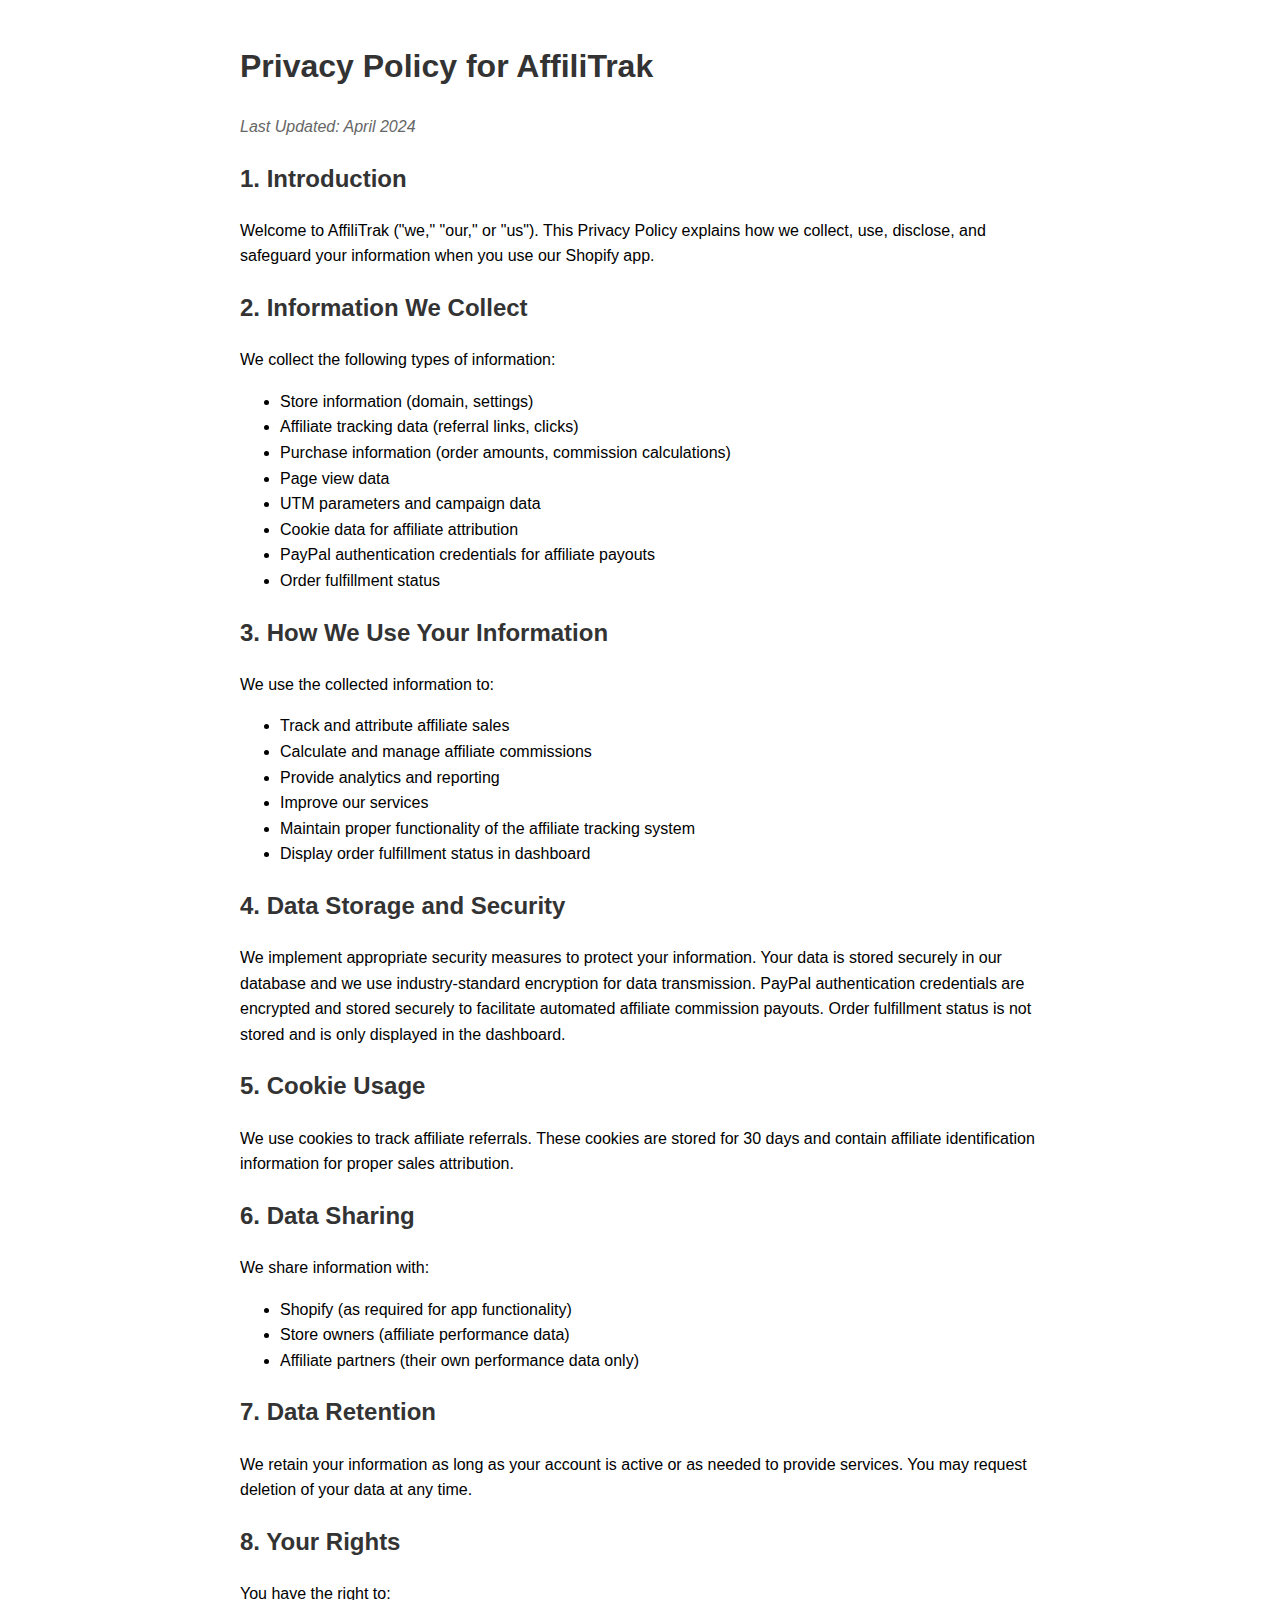
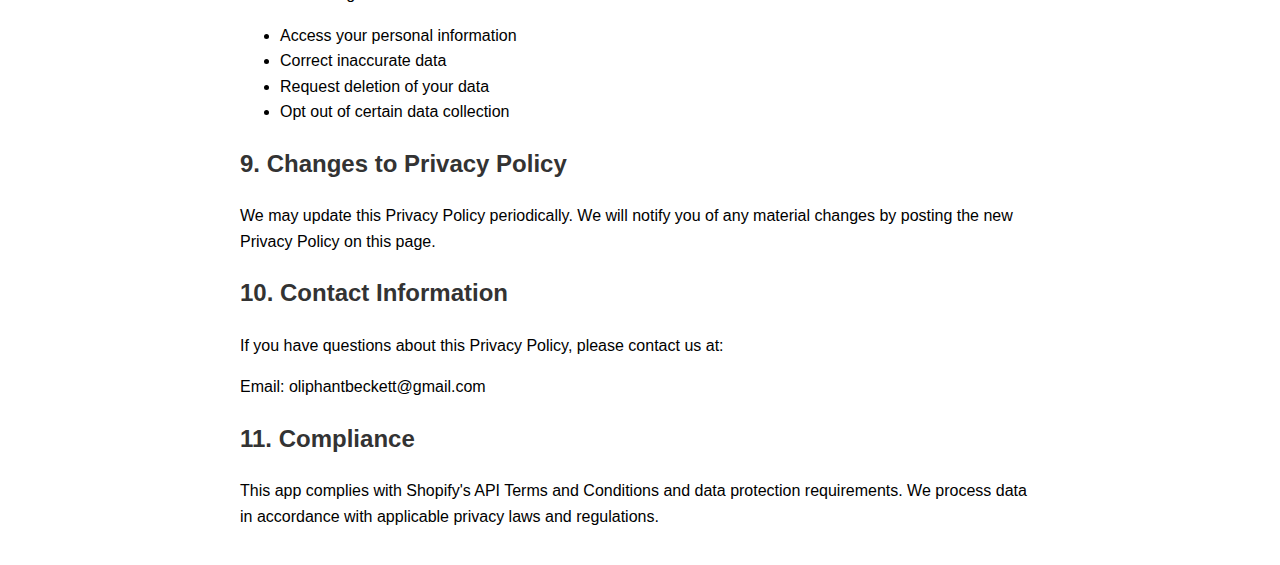
<file: affilitrak/privacy-policy.html>
<!DOCTYPE html>
<html lang="en">

<head>
    <meta charset="UTF-8">
    <meta name="viewport" content="width=device-width, initial-scale=1.0">
    <title>AffiliTrak Privacy Policy</title>
    <style>
        body {
            font-family: Arial, sans-serif;
            line-height: 1.6;
            max-width: 800px;
            margin: 0 auto;
            padding: 20px;
        }

        h1,
        h2 {
            color: #333;
        }

        .last-updated {
            color: #666;
            font-style: italic;
        }
    </style>
</head>

<body>
    <h1>Privacy Policy for AffiliTrak</h1>
    <p class="last-updated">Last Updated: April 2024</p>

    <h2>1. Introduction</h2>
    <p>Welcome to AffiliTrak ("we," "our," or "us"). This Privacy Policy explains how we collect, use, disclose, and
        safeguard your information when you use our Shopify app.</p>

    <h2>2. Information We Collect</h2>
    <p>We collect the following types of information:</p>
    <ul>
        <li>Store information (domain, settings)</li>
        <li>Affiliate tracking data (referral links, clicks)</li>
        <li>Purchase information (order amounts, commission calculations)</li>
        <li>Page view data</li>
        <li>UTM parameters and campaign data</li>
        <li>Cookie data for affiliate attribution</li>
        <li>PayPal authentication credentials for affiliate payouts</li>
        <li>Order fulfillment status</li>
    </ul>

    <h2>3. How We Use Your Information</h2>
    <p>We use the collected information to:</p>
    <ul>
        <li>Track and attribute affiliate sales</li>
        <li>Calculate and manage affiliate commissions</li>
        <li>Provide analytics and reporting</li>
        <li>Improve our services</li>
        <li>Maintain proper functionality of the affiliate tracking system</li>
        <li>Display order fulfillment status in dashboard</li>
    </ul>

    <h2>4. Data Storage and Security</h2>
    <p>We implement appropriate security measures to protect your information. Your data is stored securely in our
        database and we use industry-standard encryption for data transmission. PayPal authentication credentials are
        encrypted and stored securely to facilitate automated affiliate commission payouts. Order fulfillment status is
        not stored and is only displayed in the dashboard.</p>

    <h2>5. Cookie Usage</h2>
    <p>We use cookies to track affiliate referrals. These cookies are stored for 30 days and contain affiliate
        identification information for proper sales attribution.</p>

    <h2>6. Data Sharing</h2>
    <p>We share information with:</p>
    <ul>
        <li>Shopify (as required for app functionality)</li>
        <li>Store owners (affiliate performance data)</li>
        <li>Affiliate partners (their own performance data only)</li>
    </ul>

    <h2>7. Data Retention</h2>
    <p>We retain your information as long as your account is active or as needed to provide services. You may request
        deletion of your data at any time.</p>

    <h2>8. Your Rights</h2>
    <p>You have the right to:</p>
    <ul>
        <li>Access your personal information</li>
        <li>Correct inaccurate data</li>
        <li>Request deletion of your data</li>
        <li>Opt out of certain data collection</li>
    </ul>

    <h2>9. Changes to Privacy Policy</h2>
    <p>We may update this Privacy Policy periodically. We will notify you of any material changes by posting the new
        Privacy Policy on this page.</p>

    <h2>10. Contact Information</h2>
    <p>If you have questions about this Privacy Policy, please contact us at:</p>
    <p>Email: oliphantbeckett@gmail.com</p>

    <h2>11. Compliance</h2>
    <p>This app complies with Shopify's API Terms and Conditions and data protection requirements. We process data in
        accordance with applicable privacy laws and regulations.</p>
</body>

</html>
</file>
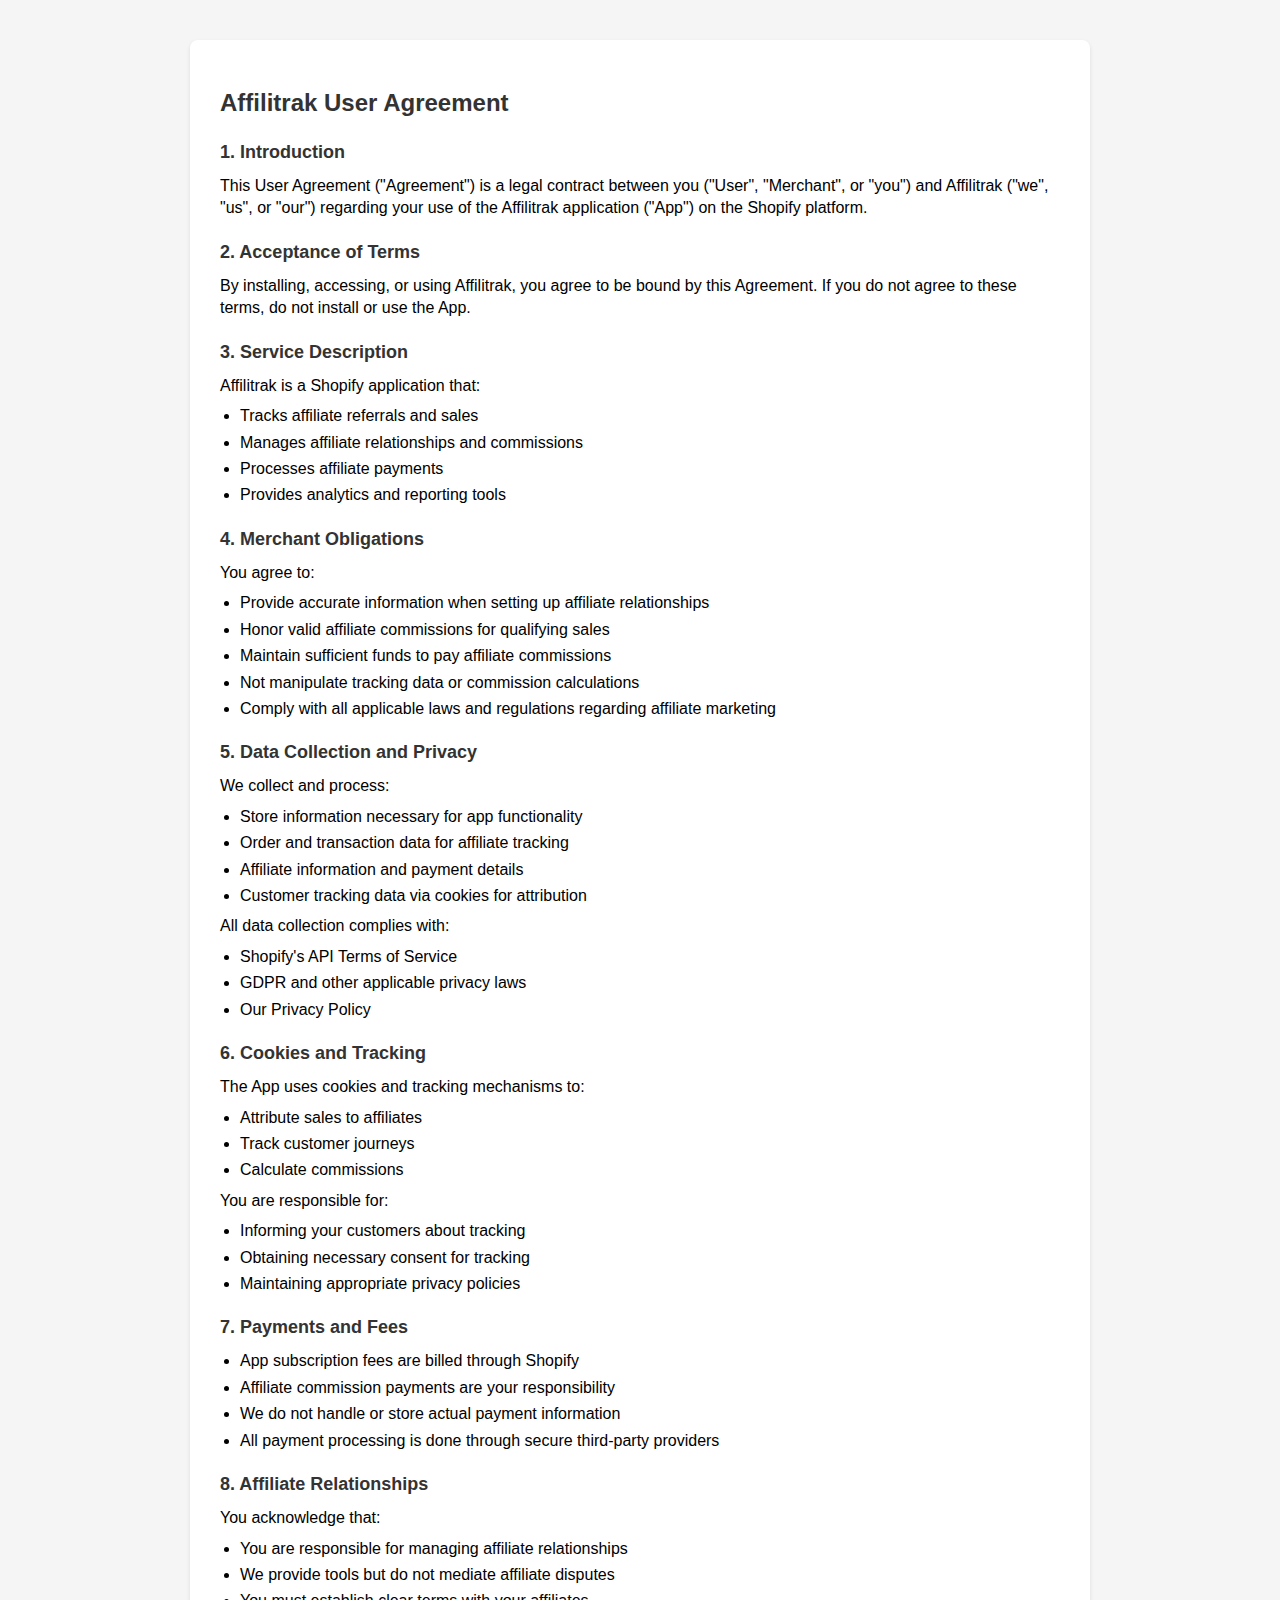
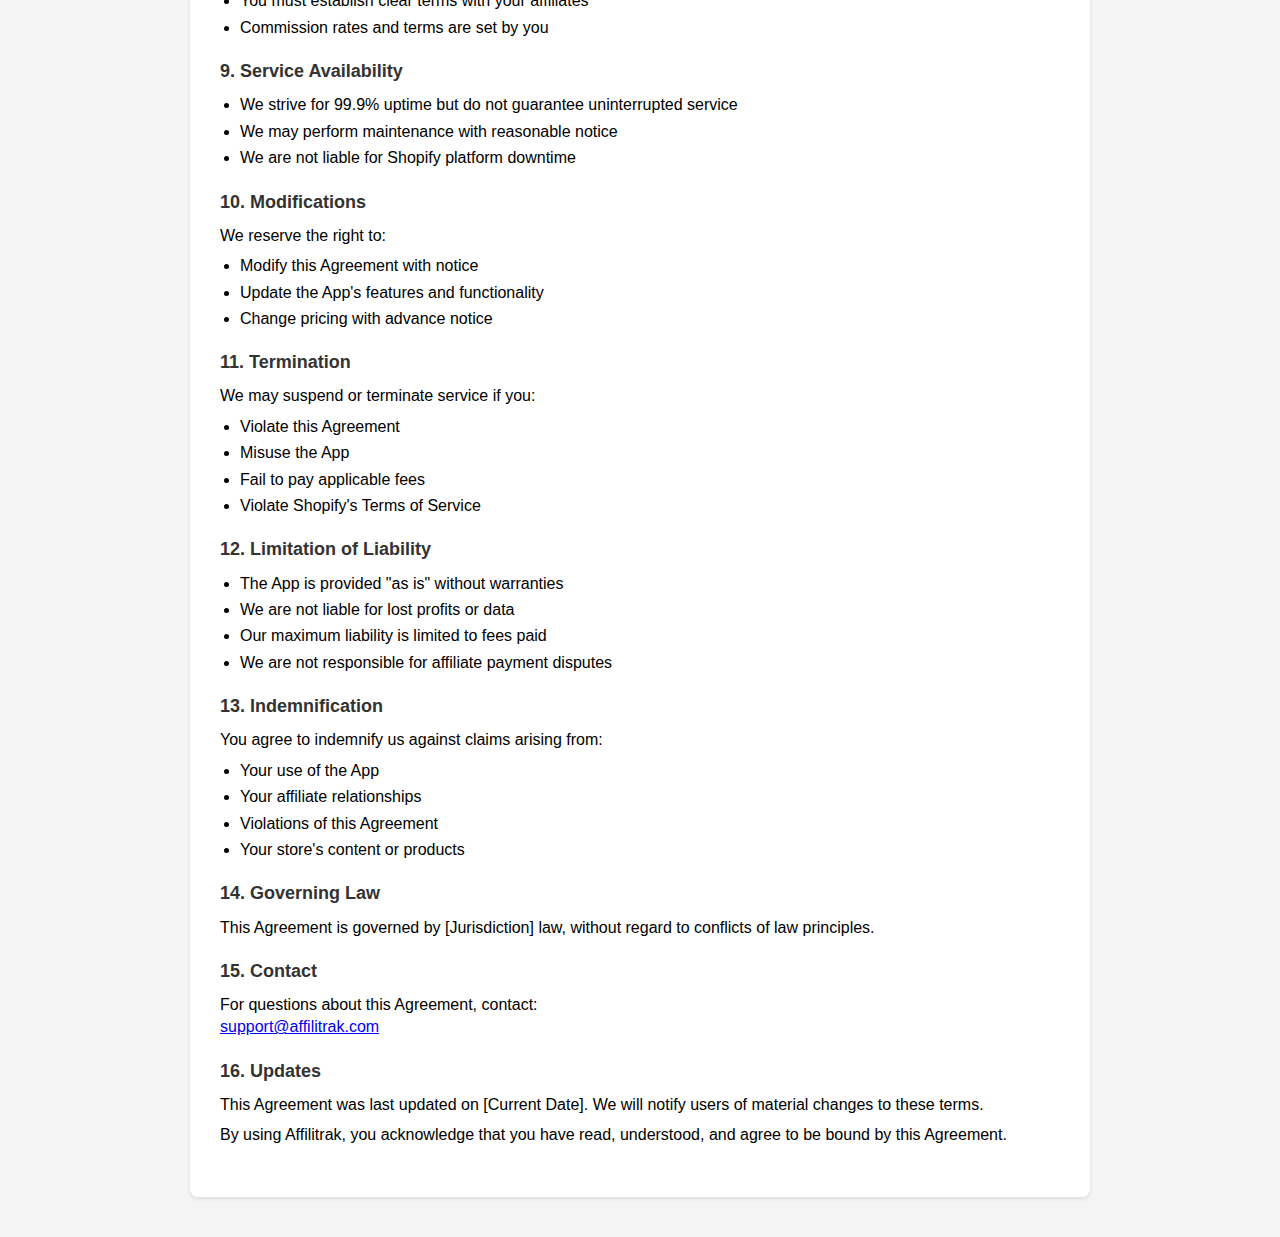
<file: affilitrak/user-agreement.html>
<!DOCTYPE html>
<html lang="en">

<head>
    <meta charset="UTF-8">
    <meta name="viewport" content="width=device-width, initial-scale=1.0">
    <title>AffiliTrak User Agreement</title>
    <style>
        body {
            font-family: Arial, sans-serif;
            line-height: 1.4;
            max-width: 900px;
            margin: 0 auto;
            padding: 40px 20px;
            background-color: #f5f5f5;
        }

        .agreement-container {
            background-color: white;
            padding: 30px;
            border-radius: 8px;
            box-shadow: 0 2px 4px rgba(0, 0, 0, 0.1);
        }

        h1 {
            color: #333;
            font-size: 24px;
            margin-bottom: 20px;
        }

        h2 {
            color: #333;
            font-size: 18px;
            margin-top: 20px;
            margin-bottom: 10px;
        }

        .agreement-section {
            margin-bottom: 20px;
        }

        p {
            margin: 8px 0;
        }

        ul {
            margin: 8px 0;
            padding-left: 20px;
        }

        li {
            margin: 4px 0;
        }
    </style>
</head>

<body>
    <div class="agreement-container">
        <h1>Affilitrak User Agreement</h1>

        <section class="agreement-section">
            <h2>1. Introduction</h2>
            <p>This User Agreement ("Agreement") is a legal contract between you ("User", "Merchant", or "you") and
                Affilitrak ("we", "us", or "our") regarding your use of the Affilitrak application ("App") on the
                Shopify platform.</p>
        </section>

        <section class="agreement-section">
            <h2>2. Acceptance of Terms</h2>
            <p>By installing, accessing, or using Affilitrak, you agree to be bound by this Agreement. If you do not
                agree to these terms, do not install or use the App.</p>
        </section>

        <section class="agreement-section">
            <h2>3. Service Description</h2>
            <p>Affilitrak is a Shopify application that:</p>
            <ul>
                <li>Tracks affiliate referrals and sales</li>
                <li>Manages affiliate relationships and commissions</li>
                <li>Processes affiliate payments</li>
                <li>Provides analytics and reporting tools</li>
            </ul>
        </section>

        <section class="agreement-section">
            <h2>4. Merchant Obligations</h2>
            <p>You agree to:</p>
            <ul>
                <li>Provide accurate information when setting up affiliate relationships</li>
                <li>Honor valid affiliate commissions for qualifying sales</li>
                <li>Maintain sufficient funds to pay affiliate commissions</li>
                <li>Not manipulate tracking data or commission calculations</li>
                <li>Comply with all applicable laws and regulations regarding affiliate marketing</li>
            </ul>
        </section>

        <section class="agreement-section">
            <h2>5. Data Collection and Privacy</h2>
            <p>We collect and process:</p>
            <ul>
                <li>Store information necessary for app functionality</li>
                <li>Order and transaction data for affiliate tracking</li>
                <li>Affiliate information and payment details</li>
                <li>Customer tracking data via cookies for attribution</li>
            </ul>
            <p>All data collection complies with:</p>
            <ul>
                <li>Shopify's API Terms of Service</li>
                <li>GDPR and other applicable privacy laws</li>
                <li>Our Privacy Policy</li>
            </ul>
        </section>

        <section class="agreement-section">
            <h2>6. Cookies and Tracking</h2>
            <p>The App uses cookies and tracking mechanisms to:</p>
            <ul>
                <li>Attribute sales to affiliates</li>
                <li>Track customer journeys</li>
                <li>Calculate commissions</li>
            </ul>
            <p>You are responsible for:</p>
            <ul>
                <li>Informing your customers about tracking</li>
                <li>Obtaining necessary consent for tracking</li>
                <li>Maintaining appropriate privacy policies</li>
            </ul>
        </section>

        <section class="agreement-section">
            <h2>7. Payments and Fees</h2>
            <ul>
                <li>App subscription fees are billed through Shopify</li>
                <li>Affiliate commission payments are your responsibility</li>
                <li>We do not handle or store actual payment information</li>
                <li>All payment processing is done through secure third-party providers</li>
            </ul>
        </section>

        <section class="agreement-section">
            <h2>8. Affiliate Relationships</h2>
            <p>You acknowledge that:</p>
            <ul>
                <li>You are responsible for managing affiliate relationships</li>
                <li>We provide tools but do not mediate affiliate disputes</li>
                <li>You must establish clear terms with your affiliates</li>
                <li>Commission rates and terms are set by you</li>
            </ul>
        </section>

        <section class="agreement-section">
            <h2>9. Service Availability</h2>
            <ul>
                <li>We strive for 99.9% uptime but do not guarantee uninterrupted service</li>
                <li>We may perform maintenance with reasonable notice</li>
                <li>We are not liable for Shopify platform downtime</li>
            </ul>
        </section>

        <section class="agreement-section">
            <h2>10. Modifications</h2>
            <p>We reserve the right to:</p>
            <ul>
                <li>Modify this Agreement with notice</li>
                <li>Update the App's features and functionality</li>
                <li>Change pricing with advance notice</li>
            </ul>
        </section>

        <section class="agreement-section">
            <h2>11. Termination</h2>
            <p>We may suspend or terminate service if you:</p>
            <ul>
                <li>Violate this Agreement</li>
                <li>Misuse the App</li>
                <li>Fail to pay applicable fees</li>
                <li>Violate Shopify's Terms of Service</li>
            </ul>
        </section>

        <section class="agreement-section">
            <h2>12. Limitation of Liability</h2>
            <ul>
                <li>The App is provided "as is" without warranties</li>
                <li>We are not liable for lost profits or data</li>
                <li>Our maximum liability is limited to fees paid</li>
                <li>We are not responsible for affiliate payment disputes</li>
            </ul>
        </section>

        <section class="agreement-section">
            <h2>13. Indemnification</h2>
            <p>You agree to indemnify us against claims arising from:</p>
            <ul>
                <li>Your use of the App</li>
                <li>Your affiliate relationships</li>
                <li>Violations of this Agreement</li>
                <li>Your store's content or products</li>
            </ul>
        </section>

        <section class="agreement-section">
            <h2>14. Governing Law</h2>
            <p>This Agreement is governed by [Jurisdiction] law, without regard to conflicts of law principles.</p>
        </section>

        <section class="agreement-section">
            <h2>15. Contact</h2>
            <p>For questions about this Agreement, contact:<br>
                <a href="mailto:support@affilitrak.com">support@affilitrak.com</a>
            </p>
        </section>

        <section class="agreement-section">
            <h2>16. Updates</h2>
            <p>This Agreement was last updated on [Current Date]. We will notify users of material changes to these
                terms.</p>
            <p>By using Affilitrak, you acknowledge that you have read, understood, and agree to be bound by this
                Agreement.</p>
        </section>
    </div>
</body>

</html>
</file>
